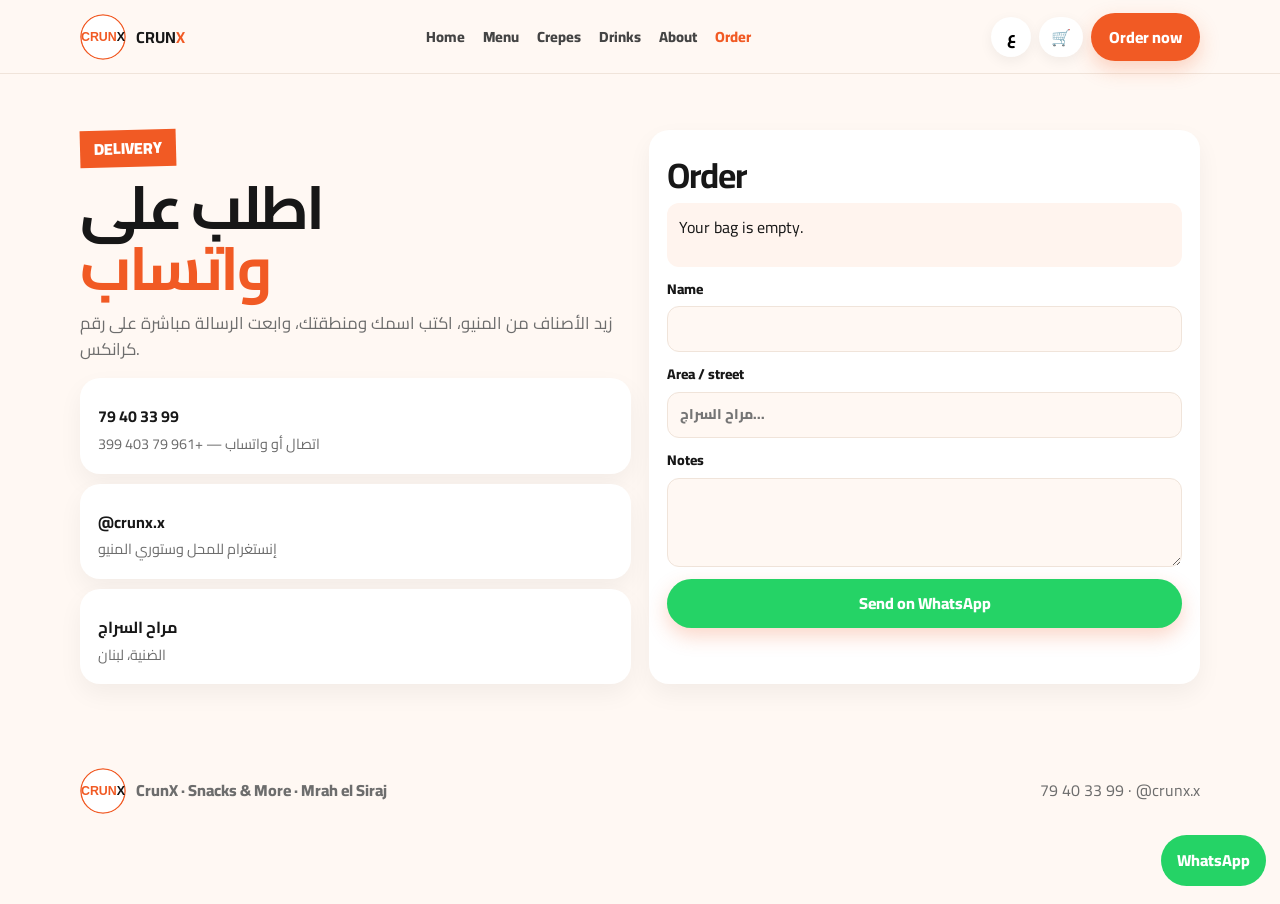
<file: order.html>
<!DOCTYPE html>
<html lang="en">
<head>
  <meta charset="UTF-8"><meta name="viewport" content="width=device-width, initial-scale=1.0">
  <title>Order — CrunX</title>
  <link href="https://fonts.googleapis.com/css2?family=Cairo:wght@600;800;900&family=Nunito:wght@600;800&display=swap" rel="stylesheet">
  <link rel="stylesheet" href="css/style.css"><link rel="icon" href="assets/logo.svg">
</head>
<body>
  <header class="header"><div class="wrap header-row">
    <a class="logo" href="index.html"><img src="assets/logo.svg" alt="CrunX"><b>CRUN<i>X</i></b></a>
    <nav class="nav" id="nav">
      <a href="index.html" data-i="home">Home</a>
      <a href="menu.html" data-i="menu">Menu</a>
      <a href="crepes.html" data-i="crepes">Crepes</a>
      <a href="drinks.html" data-i="drinks">Drinks</a>
      <a href="about.html" data-i="about">About</a>
      <a href="order.html" data-i="order">Order</a>
    </nav>
    <div class="tools">
      <button class="lang-btn" id="langBtn" type="button">ع</button>
      <button class="icon-btn cart-btn" id="cartBtn" type="button">🛒 <span class="badge" id="cartCount" hidden>0</span></button>
      <a class="btn nav-cta" href="order.html" data-i="orderNow">Order now</a>
      <button class="icon-btn ham" id="ham" type="button">☰</button>
    </div>
  </div></header>
<main class="sec"><div class="wrap split">
  <div>
    <div class="paint">DELIVERY</div>
    <h1>اطلب على<br><span>واتساب</span></h1>
    <p class="quote">زيد الأصناف من المنيو، اكتب اسمك ومنطقتك، وابعت الرسالة مباشرة على رقم كرانكس.</p>
    <div class="stat" style="margin-bottom:10px"><b>79 40 33 99</b><p>اتصال أو واتساب — +961 79 403 399</p></div>
    <div class="stat" style="margin-bottom:10px"><b>@crunx.x</b><p>إنستغرام للمحل وستوري المنيو</p></div>
    <div class="stat"><b>مراح السراج</b><p>الضنية، لبنان</p></div>
  </div>
  <form class="form" onsubmit="return false;">
    <h2 data-i="order">طلبك</h2>
    <div class="cartbox" id="cartList"></div>
    <label><span data-i="name">الاسم</span><input id="custName"></label>
    <label><span data-i="area">المنطقة</span><input id="custArea" placeholder="مراح السراج..."></label>
    <label><span data-i="notes">ملاحظات</span><textarea id="custNotes" rows="3"></textarea></label>
    <button class="btn wa" id="sendOrder" type="button" style="width:100%" data-i="send">ابعت واتساب</button>
  </form>
</div></main>
  <footer><div class="wrap foot">
    <div class="logo"><img src="assets/logo.svg" alt=""><span>CrunX · Snacks & More · Mrah el Siraj</span></div>
    <div>79 40 33 99 · @crunx.x</div>
  </div></footer>
  <a class="fab" id="fabWa" href="https://wa.me/96179403399">WhatsApp</a>
  <script src="js/site.js"></script>
<script>document.querySelector('.nav a[href="order.html"]').classList.add('active');</script>
</body></html>
</file>
<file: css/style.css>
:root {
  --orange: #f15a24;
  --ink: #171717;
  --muted: #6d6d6d;
  --paper: #fff8f3;
  --card: #ffffff;
  --line: #f0e4da;
  --wa: #25d366;
  --nav-h: 74px;
}
* { box-sizing: border-box; margin: 0; padding: 0; }
html { scroll-behavior: smooth; }
body {
  font-family: "Cairo", "Nunito", system-ui, sans-serif;
  background: var(--paper);
  color: var(--ink);
  line-height: 1.55;
}
img { max-width: 100%; display: block; }
a { color: inherit; text-decoration: none; }
button, input, textarea { font: inherit; }
.wrap { width: min(1120px, calc(100% - 32px)); margin-inline: auto; }
.header {
  position: sticky; top: 0; z-index: 40;
  height: var(--nav-h);
  background: rgba(255,248,243,.94);
  backdrop-filter: blur(12px);
  border-bottom: 1px solid var(--line);
}
.header-row {
  height: var(--nav-h);
  display: flex; align-items: center; justify-content: space-between; gap: 12px;
}
.logo { display: flex; align-items: center; gap: 10px; font-weight: 800; }
.logo img { width: 46px; height: 46px; border-radius: 50%; object-fit: cover; }
.logo b i { color: var(--orange); font-style: normal; }
.nav { display: flex; gap: 18px; font-weight: 800; font-size: .92rem; }
.nav a { color: #444; }
.nav a.active, .nav a:hover { color: var(--orange); }
.tools { display: flex; gap: 8px; align-items: center; }
.icon-btn, .lang-btn {
  height: 40px; min-width: 40px; padding: 0 12px; border: 0; border-radius: 999px;
  background: #fff; box-shadow: 0 4px 14px rgba(0,0,0,.06); cursor: pointer; font-weight: 800;
}
.cart-btn { position: relative; }
.badge {
  position: absolute; top: -6px; right: -4px;
  background: var(--orange); color: #fff; width: 18px; height: 18px;
  border-radius: 50%; font-size: .68rem; display: grid; place-items: center;
}
.btn {
  display: inline-flex; align-items: center; justify-content: center;
  background: var(--orange); color: #fff; border: 0; border-radius: 999px;
  padding: 12px 18px; font-weight: 800; cursor: pointer;
  box-shadow: 0 8px 20px rgba(241,90,36,.25);
}
.btn.wa { background: var(--wa); }
.btn.ghost { background: #fff; color: var(--ink); box-shadow: 0 6px 16px rgba(0,0,0,.06); }
.ham { display: none; }
.hero {
  padding: 36px 0 20px;
  background: radial-gradient(circle at 90% 10%, rgba(241,90,36,.14), transparent 40%), #fff;
}
.hero-grid { display: grid; grid-template-columns: 1.05fr .95fr; gap: 28px; align-items: center; }
.chip {
  display: inline-block; background: #fff; color: var(--orange);
  padding: 6px 12px; border-radius: 999px; font-weight: 800; font-size: .82rem;
  box-shadow: 0 6px 16px rgba(0,0,0,.05); margin-bottom: 12px;
}
h1 { font-size: clamp(2.1rem, 5vw, 3.8rem); line-height: 1; letter-spacing: -.04em; margin-bottom: 12px; }
h1 span { color: var(--orange); }
.lead { color: var(--muted); max-width: 48ch; margin-bottom: 20px; }
.cta { display: flex; gap: 10px; flex-wrap: wrap; margin-bottom: 16px; }
.meta { display: flex; flex-wrap: wrap; gap: 14px; font-weight: 800; font-size: .92rem; }
.hero-pic { border-radius: 28px; overflow: hidden; box-shadow: 0 20px 40px rgba(241,90,36,.18); }
.hero-pic img { width: 100%; height: 420px; object-fit: cover; }
.paint {
  display: inline-block; background: var(--orange); color: #fff;
  padding: 6px 14px; font-weight: 900; transform: rotate(-1.5deg); margin-bottom: 10px;
}
h2 { font-size: clamp(1.5rem, 3vw, 2.2rem); letter-spacing: -.03em; }
.sec { padding: 56px 0; }
.cards-4, .cards-3 { display: grid; gap: 14px; }
.cards-4 { grid-template-columns: repeat(4, 1fr); }
.cards-3 { grid-template-columns: repeat(3, 1fr); }
.card, .stat { background: var(--card); border-radius: 20px; overflow: hidden; box-shadow: 0 10px 24px rgba(0,0,0,.05); }
.stat { padding: 18px; }
.stat b { display: block; margin: 8px 0 4px; }
.stat p { color: var(--muted); font-size: .9rem; }
.card img { width: 100%; height: 170px; object-fit: cover; }
.card.tall img { height: 230px; }
.card .body { padding: 14px; }
.card h3 { font-size: 1.02rem; margin-bottom: 4px; }
.card p { color: var(--muted); font-size: .86rem; min-height: 38px; }
.row { display: flex; justify-content: space-between; align-items: center; gap: 8px; margin-top: 10px; }
.price { background: var(--orange); color: #fff; font-weight: 900; border-radius: 999px; padding: 5px 10px; font-size: .88rem; }
.add { border: 0; background: var(--ink); color: #fff; border-radius: 12px; padding: 8px 12px; font-weight: 800; cursor: pointer; }
.menu-layout { display: grid; grid-template-columns: 220px 1fr; gap: 22px; }
.side { background: #fff; border-radius: 18px; padding: 14px; box-shadow: 0 8px 20px rgba(0,0,0,.04); height: max-content; position: sticky; top: 90px; }
.side a { display: block; padding: 10px 12px; border-radius: 12px; font-weight: 800; color: #444; }
.side a.active, .side a:hover { background: #fff1ea; color: var(--orange); }
.block { margin-bottom: 36px; }
.list { background: #fff; border-radius: 20px; overflow: hidden; box-shadow: 0 10px 24px rgba(0,0,0,.05); }
.item { display: grid; grid-template-columns: 72px 1fr auto; gap: 12px; align-items: center; padding: 12px 14px; border-bottom: 1px solid var(--line); }
.item:last-child { border-bottom: 0; }
.item img { width: 72px; height: 72px; object-fit: cover; border-radius: 14px; }
.item h3 { font-size: .98rem; }
.item p { color: var(--muted); font-size: .82rem; }
.item .right { display: flex; flex-direction: column; align-items: end; gap: 6px; }
.banner { background: var(--orange); color: #fff; border-radius: 18px; padding: 18px 20px; display: flex; justify-content: space-between; align-items: center; gap: 12px; flex-wrap: wrap; font-weight: 800; }
.quote { color: var(--muted); font-size: 1.05rem; margin: 12px 0 16px; max-width: 60ch; }
.tags { display: flex; gap: 8px; flex-wrap: wrap; }
.tag { background: #fff; border-radius: 999px; padding: 8px 12px; font-weight: 800; box-shadow: 0 4px 12px rgba(0,0,0,.05); }
.form { background: #fff; border-radius: 20px; padding: 18px; box-shadow: 0 10px 24px rgba(0,0,0,.05); }
label { display: grid; gap: 6px; font-weight: 800; font-size: .88rem; margin-bottom: 12px; }
input, textarea { border: 1px solid var(--line); border-radius: 12px; padding: 11px 12px; background: var(--paper); }
.cartbox { background: #fff4ee; border-radius: 12px; padding: 12px; margin-bottom: 12px; min-height: 64px; }
.cartbox li { display: flex; justify-content: space-between; padding: 6px 0; border-bottom: 1px dashed #edddd2; }
.remove { border: 0; background: none; color: var(--orange); font-weight: 900; cursor: pointer; }
.split { display: grid; grid-template-columns: 1fr 1fr; gap: 18px; }
footer { padding: 28px 0 90px; color: var(--muted); }
.foot { display: flex; justify-content: space-between; gap: 12px; flex-wrap: wrap; align-items: center; }
.fab { position: fixed; right: 14px; bottom: 14px; z-index: 30; background: var(--wa); color: #fff; border-radius: 999px; padding: 13px 16px; font-weight: 800; }
[hidden] { display: none !important; }
@media (max-width: 900px) {
  .hero-grid, .cards-4, .cards-3, .menu-layout, .split { grid-template-columns: 1fr 1fr; }
  .nav { display: none; }
  .nav.open { display: flex; flex-direction: column; position: absolute; top: var(--nav-h); left: 0; right: 0; background: #fff; padding: 16px; border-bottom: 1px solid var(--line); }
  .ham { display: inline-flex; align-items: center; justify-content: center; }
  .side { position: static; display: flex; gap: 6px; overflow: auto; }
  .side a { white-space: nowrap; }
}
@media (max-width: 640px) {
  .hero-grid, .cards-4, .cards-3, .menu-layout, .split { grid-template-columns: 1fr; }
  .hero-pic img { height: 260px; }
  .nav-cta { display: none; }
  .item { grid-template-columns: 64px 1fr; }
  .item .right { grid-column: 1 / -1; flex-direction: row; justify-content: space-between; }
}
</file>
